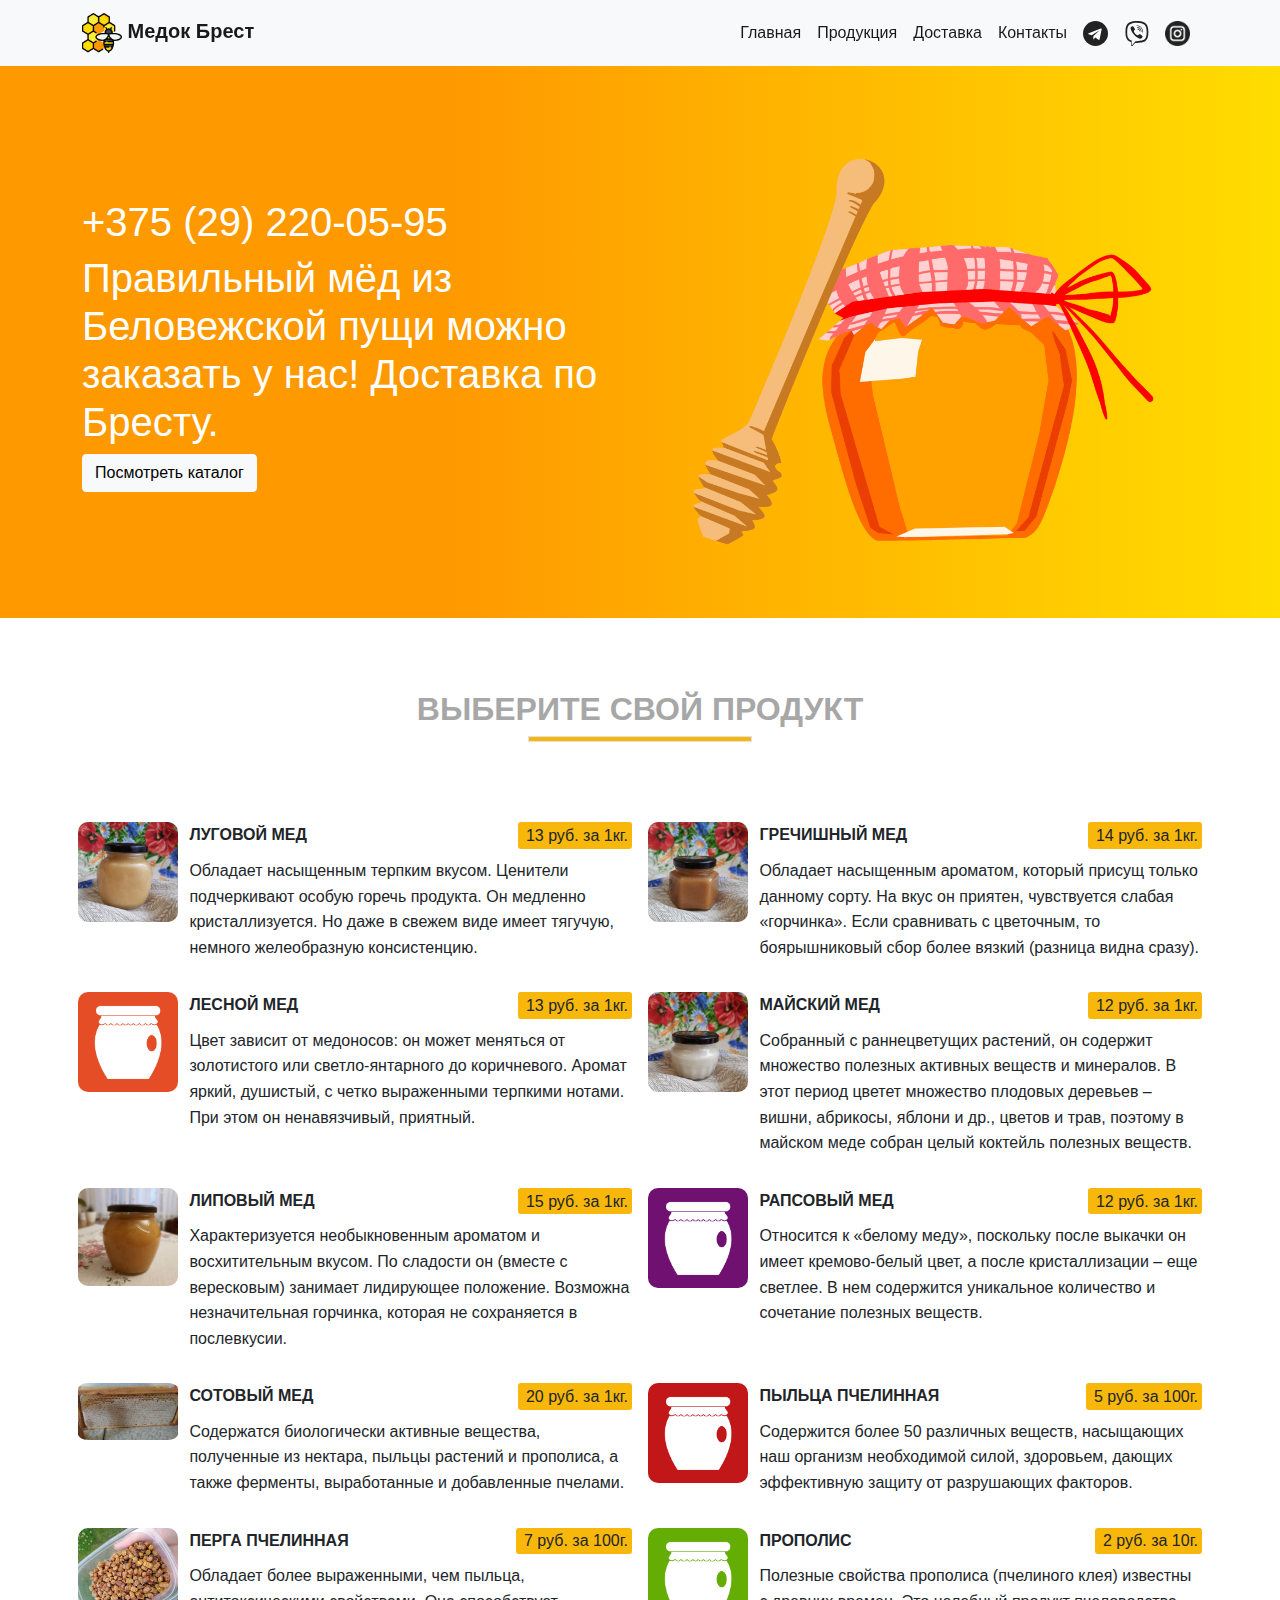
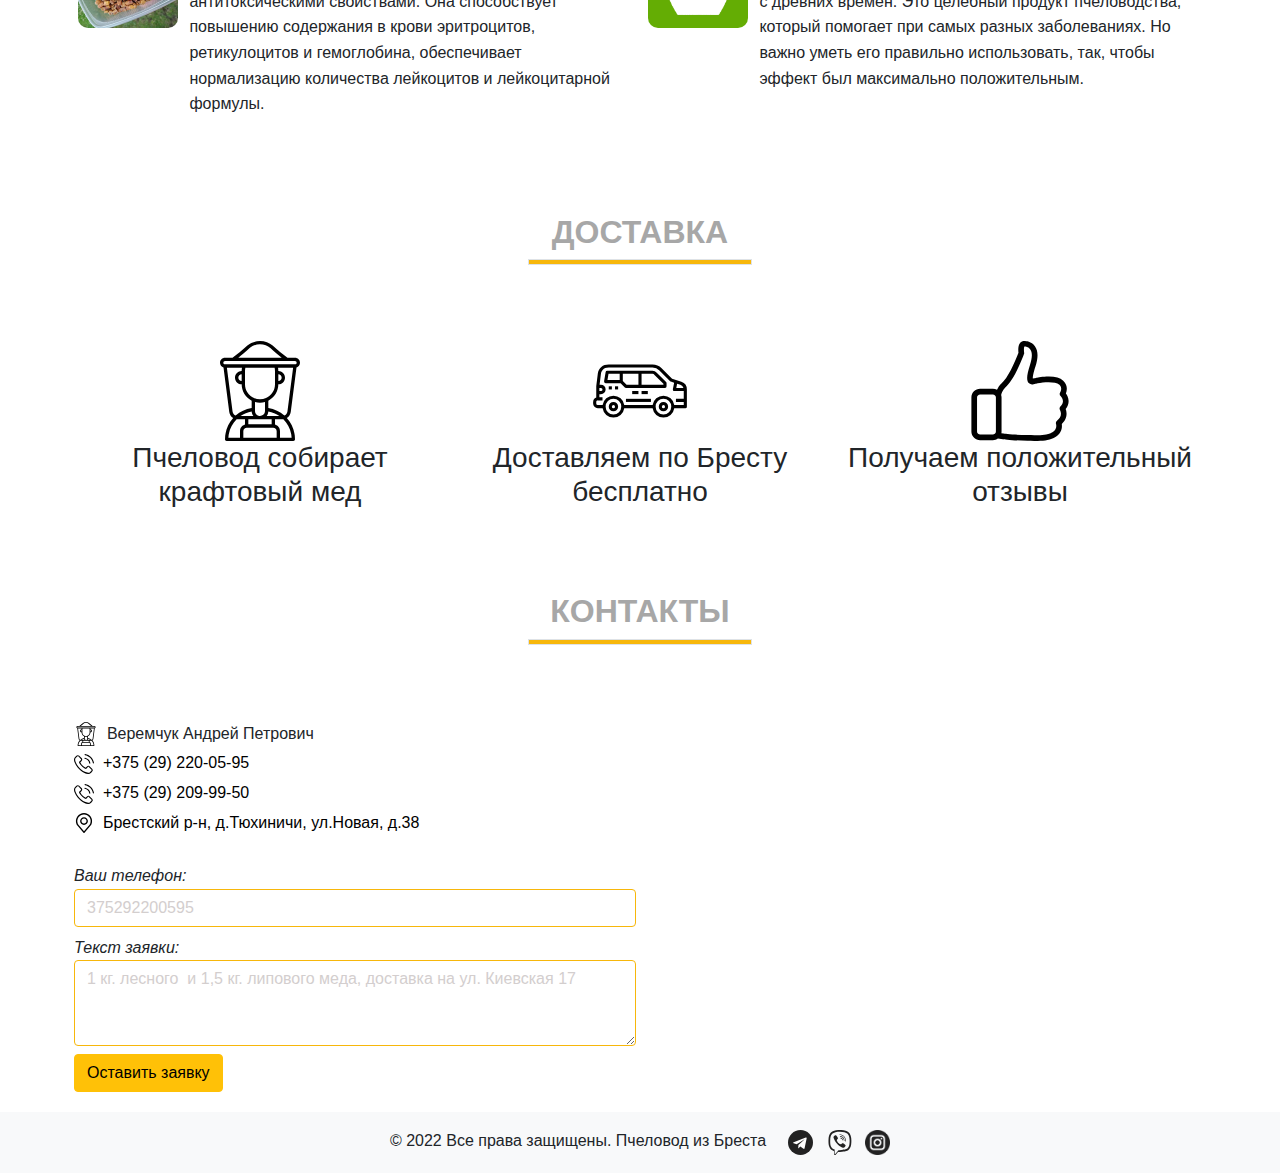
<file: index.html>
<!DOCTYPE html>
<html lang="ru">
<head>
  <title>Натуральный мед и продукты пчеловодства с доставкой по Бресту</title>
  <meta http-equiv="Content-Type" content="text/html; charset=UTF-8">
  <meta name="viewport" content="width=device-width, initial-scale=1.0" />
  <meta name="description" content="Правильный мёд от правильных пчёл можно заказать у нас! Мед из Беловежской пуще с доставкой по Бресту, контактный номер: +375 (29) 220-05-95">
  <meta name="keywords" content="купить, мёд, мед, перга, Брест, доставка, липовый, лесной, гречишный, майский, разнотравье, луговой, натуральный, прополис, пыльца, пчеловод, пчеловодство, качество, пчела, соты, оптом">
  <link rel="icon" href="favicon.ico" type="image/x-icon">
  <link rel="stylesheet" href="css/bootstrap.min.css" />
  <link rel="stylesheet" href="css/style.css" />
  <script src="https://ajax.googleapis.com/ajax/libs/jquery/2.0.3/jquery.min.js"></script>
  <!-- Yandex.Metrika counter -->
<script type="text/javascript" >
   (function(m,e,t,r,i,k,a){m[i]=m[i]||function(){(m[i].a=m[i].a||[]).push(arguments)};
   m[i].l=1*new Date();k=e.createElement(t),a=e.getElementsByTagName(t)[0],k.async=1,k.src=r,a.parentNode.insertBefore(k,a)})
   (window, document, "script", "https://mc.yandex.ru/metrika/tag.js", "ym");

   ym(87511338, "init", {
        clickmap:true,
        trackLinks:true,
        accurateTrackBounce:true,
        webvisor:true
   });
</script>
<noscript><div><img src="https://mc.yandex.ru/watch/87511338" style="position:absolute; left:-9999px;" alt="" /></div></noscript>
<!-- /Yandex.Metrika counter -->
</head>
<body>
  <nav class="navbar navbar-expand-md navbar-light bg-light fixed-top">
    <div class="container">
      <a class="navbar-brand" href="#"><img src="img/logo.png" height="40" alt="Медок Брест" /><b>&nbsp;Медок Брест</b></a>
      <button class="navbar-toggler" type="button" data-bs-toggle="collapse" data-bs-target="#navbarNav" aria-controls="navbarNav" aria-expanded="false" aria-label="Toggle navigation">
        <span class="navbar-toggler-icon"></span>
      </button>
      <div class="collapse navbar-collapse justify-content-end link-line" id="navbarNav">
        <hr class="d-md-none text-black-50">
        <ul class="navbar-nav flex-row flex-wrap bd-navbar-nav pt-2 py-md-0">
          <li class="nav-item col-6 col-md-auto">
            <a class="nav-link p-2 active line" aria-current="page" href="#">Главная</a>
          </li>
          <li class="nav-item col-6 col-md-auto">
            <a class="nav-link p-2  active" href="#catalog">Продукция</a>
          </li>
          <li class="nav-item col-6 col-md-auto">
            <a class="nav-link p-2  active" href="#delivery">Доставка</a>
          </li>
          <li class="nav-item col-6 col-md-auto">
            <a class="nav-link p-2  active" href="#contact">Контакты</a>
          </li>
        </ul>
        <hr class="d-md-none text-black-50">
        <ul class="navbar-nav flex-row flex-wrap bd-navbar-nav pt-2 py-md-0">
          <li class="nav-item col-4">
            <a class="nav-link p-2 active" href="https://telegram.me/Andrey_wez"><img class="rounded mx-auto d-block" src="img/icon/telegram.svg" width="25" height="25" alt="Телеграмм пчеловода"></a>
          </li>
          <li class="nav-item col-4">
            <a class="nav-link p-2 active" href="viber://chat?number=%2B375292200595"><img class="rounded mx-auto d-block" src="img/icon/viber.svg" width="25" height="25" alt="Вайбер пчеловода"></a>
          </li>
          <li class="nav-item col-4">
            <a class="nav-link p-2 active" href="https://instagram.com/medokbrest?utm_medium=copy_link"><img class="rounded mx-auto d-block" src="img/icon/instagram.png" width="25" height="25" alt="Инстаграм пчеловода"></a>
          </li>
        </ul>
      </div>
    </div>
  </nav>
  <header class="page-header gradient">
    <div class="container pt-3">
      <div class="row align-items-center justify-content-center">
        <div class="col-md-6">
          <div class="linkTel">
            <h1><a href="tel:+375292200595">+375 (29) 220-05-95</a></h1></div>
          <h1>Правильный мёд из Беловежской пущи можно заказать у нас! Доставка по Бресту.</h1>
          <a href="#catalog" class="btn btn-light first" role="button">Посмотреть каталог</a>
        </div>
        <div class="col-md-6">
          <img class="header-img" src="img/header.png" alt="Медок Брест" />
        </div>
      </div>
    </div>
  </header>
  <section id="catalog" class="catalog">
    <div class="container">
      <div class="name-blok">
        <h2 class="name-b">ВЫБЕРИТЕ СВОЙ ПРОДУКТ</h2>
        <div class="border"></div>
      </div>
      <div class="row">
        <div class="col-md-6 p-2 honey-catalog">
          <div class="hover10">
            <figure><img class="honey-img" width="100" data-bs-toggle="modal" data-bs-target="#exampleModal1" src="img/photo_r.jpg" alt="Луговой мед"></figure>
          </div>
          <div class="honey-info">
            <div class="justify-content-between name-honey">
              <div class="honey-vid">ЛУГОВОЙ МЕД</div>
              <div class="honey-maney">13 руб. за 1кг.</div>
            </div>
            <p>
              Обладает насыщенным терпким вкусом. Ценители подчеркивают особую горечь продукта. Он медленно кристаллизуется. Но даже в свежем виде имеет тягучую, немного желеобразную консистенцию.
            </p>
          </div>
          <div class="modal fade" id="exampleModal1" tabindex="-1" aria-hidden="true">
            <div class="close">
              <button type="button" class="btn-close btn-xs btn-light" data-bs-dismiss="modal" aria-label="Close"></button>
            </div>
            <div class="modal-dialog modal-dialog-centered modal-xl">
              <div class="modalTitleHoney">
                <div class="modalHeaderHoney justify-content-center">
                  <div class="modalNameHoney">Луговой мед</div>
                </div>
                <div class="row">
                  <img src="img/photo_r1.jpg" alt="Луговой мед">
                </div>
              </div>
            </div>
          </div>
        </div>
        <div class="col-md-6 p-2 honey-catalog">
          <div class="hover10">
            <figure><img class="honey-img" width="100" data-bs-toggle="modal" data-bs-target="#exampleModal2" src="img/photo_gr.jpg" alt="Гречишный мед"></figure>
          </div>
          <div class="honey-info">
            <div class="justify-content-between name-honey">
              <div class="honey-vid">ГРЕЧИШНЫЙ МЕД</div>
              <div class="honey-maney">14 руб. за 1кг.</div>
            </div>
            <p>
              Обладает насыщенным ароматом, который присущ только данному сорту. На вкус он приятен, чувствуется слабая «горчинка». Если сравнивать с цветочным, то боярышниковый сбор более вязкий (разница видна сразу).
            </p>
          </div>
          <div class="modal fade" id="exampleModal2" tabindex="-1" aria-hidden="true">
            <div class="close">
              <button type="button" class="btn-close btn-xs btn-light" data-bs-dismiss="modal" aria-label="Close"></button>
            </div>
            <div class="modal-dialog modal-dialog-centered modal-xl">
              <div class="modalTitleHoney">
                <div class="modalHeaderHoney justify-content-center">
                  <div class="modalNameHoney">Гречишный мед</div>
                </div>
                <div class="row">
                  <img src="img/photo_gr1.jpg" alt="Гречишный мед">
                </div>
              </div>
            </div>
          </div>
        </div>
        <div class="col-md-6 p-2 honey-catalog">
          <div class="hover10">
            <figure><img class="honey-img" width="100" data-bs-toggle="modal" data-bs-target="#exampleModal3" src="img/type3.png" alt="Лесной мед"></figure>
          </div>
          <div class="honey-info">
            <div class="justify-content-between name-honey">
              <div class="honey-vid">ЛЕСНОЙ МЕД</div>
              <div class="honey-maney">13 руб. за 1кг.</div>
            </div>
            <p>
              Цвет зависит от медоносов: он может меняться от золотистого или светло-янтарного до коричневого. Аромат яркий, душистый, с четко выраженными терпкими нотами. При этом он ненавязчивый, приятный.
            </p>
          </div>
          <div class="modal fade" id="exampleModal3" tabindex="-1" aria-hidden="true">
            <div class="close">
              <button type="button" class="btn-close btn-xs btn-light" data-bs-dismiss="modal" aria-label="Close"></button>
            </div>
            <div class="modal-dialog modal-dialog-centered modal-xl">
              <div class="modalTitleHoney">
                <div class="modalHeaderHoney justify-content-center">
                  <div class="modalNameHoney">Лесной мед</div>
                </div>
                <div class="row">
                  <img src="img/type3.png" alt="Лесной мед">
                </div>
              </div>
            </div>
          </div>
        </div>
        <div class="col-md-6 p-2 honey-catalog">
          <div class="hover10">
            <figure><img class="honey-img" width="100" data-bs-toggle="modal" data-bs-target="#exampleModal4" src="img//photo_mai.jpg" alt="Майский мед"></figure>
          </div>
          <div class="honey-info">
            <div class="justify-content-between name-honey">
              <div class="honey-vid">МАЙСКИЙ МЕД</div>
              <div class="honey-maney">12 руб. за 1кг.</div>
            </div>
            <p>
              Собранный с раннецветущих растений, он содержит множество полезных активных веществ и минералов. В этот период цветет множество плодовых деревьев – вишни, абрикосы, яблони и др., цветов и трав, поэтому в майском меде собран целый коктейль полезных веществ.
            </p>
          </div>
          <div class="modal fade" id="exampleModal4" tabindex="-1" aria-hidden="true">
            <div class="close">
              <button type="button" class="btn-close btn-xs btn-light" data-bs-dismiss="modal" aria-label="Close"></button>
            </div>
            <div class="modal-dialog modal-dialog-centered modal-xl">
              <div class="modalTitleHoney">
                <div class="modalHeaderHoney justify-content-center">
                  <div class="modalNameHoney">Майский мед</div>
                </div>
                <div class="row">
                  <img src="img//photo_mai1.jpg" alt="Майский мед">
                </div>
              </div>
            </div>
          </div>
        </div>
        <div class="col-md-6 p-2 honey-catalog">
          <div class="hover10">
            <figure><img class="honey-img" width="100" data-bs-toggle="modal" data-bs-target="#exampleModal5" src="img/photo_li.jpg" alt="Липовый мед"></figure>
          </div>
          <div class="honey-info">
            <div class="justify-content-between name-honey">
              <div class="honey-vid">ЛИПОВЫЙ МЕД</div>
              <div class="honey-maney">15 руб. за 1кг.</div>
            </div>
            <p>
              Характеризуется необыкновенным ароматом и восхитительным вкусом. По сладости он (вместе с вересковым) занимает лидирующее положение. Возможна незначительная горчинка, которая не сохраняется в послевкусии.
            </p>
          </div>
          <div class="modal fade" id="exampleModal5" tabindex="-1" aria-hidden="true">
            <div class="close">
              <button type="button" class="btn-close btn-xs btn-light" data-bs-dismiss="modal" aria-label="Close"></button>
            </div>
            <div class="modal-dialog modal-dialog-centered modal-xl">
              <div class="modalTitleHoney">
                <div class="modalHeaderHoney justify-content-center">
                  <div class="modalNameHoney">Липовый мед</div>
                </div>
                <div class="row">
                  <img src="img/photo_li.jpg" alt="Липовый мед">
                </div>
              </div>
            </div>
          </div>
        </div>
        <div class="col-md-6 p-2 honey-catalog">
          <div class="hover10">
            <figure><img class="honey-img" width="100" data-bs-toggle="modal" data-bs-target="#exampleModal6" src="img/type6.png" alt="Рапсовый мед"></figure>
          </div>
          <div class="honey-info">
            <div class="justify-content-between name-honey">
              <div class="honey-vid">РАПСОВЫЙ МЕД</div>
              <div class="honey-maney">12 руб. за 1кг.</div>
            </div>
            <p>
              Относится к «белому меду», поскольку после выкачки он имеет кремово-белый цвет, а после кристаллизации – еще светлее. В нем содержится уникальное количество и сочетание полезных веществ.
            </p>
          </div>
          <div class="modal fade" id="exampleModal6" tabindex="-1" aria-hidden="true">
            <div class="close">
              <button type="button" class="btn-close btn-xs btn-light" data-bs-dismiss="modal" aria-label="Close"></button>
            </div>
            <div class="modal-dialog modal-dialog-centered modal-xl">
              <div class="modalTitleHoney">
                <div class="modalHeaderHoney justify-content-center">
                  <div class="modalNameHoney">Рапсовый мед</div>
                </div>
                <div class="row">
                  <img src="img/type6.png" alt="Рапсовый мед">
                </div>
              </div>
            </div>
          </div>
        </div>
        <div class="col-md-6 p-2 honey-catalog">
          <div class="hover10">
            <figure><img class="honey-img" width="100" data-bs-toggle="modal" data-bs-target="#exampleModal7" src="img/Sot.jpg" alt="Сотовый мед"></figure>
          </div>
          <div class="honey-info">
            <div class="justify-content-between name-honey">
              <div class="honey-vid">СОТОВЫЙ МЕД</div>
              <div class="honey-maney">20 руб. за 1кг.</div>
            </div>
            <p>
              Содержатся биологически активные вещества, полученные из нектара, пыльцы растений и прополиса, а также ферменты, выработанные и добавленные пчелами.
            </p>
          </div>
          <div class="modal fade" id="exampleModal7" tabindex="-1" aria-hidden="true">
            <div class="close">
              <button type="button" class="btn-close btn-xs btn-light" data-bs-dismiss="modal" aria-label="Close"></button>
            </div>
            <div class="modal-dialog modal-dialog-centered modal-xl">
              <div class="modalTitleHoney">
                <div class="modalHeaderHoney justify-content-center">
                  <div class="modalNameHoney">Сотовый мед</div>
                </div>
                <div class="row">
                  <img src="img/Sot.jpg" alt="Сотовый мед">
                </div>
              </div>
            </div>
          </div>
        </div>
        <div class="col-md-6 p-2 honey-catalog">
          <div class="hover10">
            <figure><img class="honey-img" width="100" data-bs-toggle="modal" data-bs-target="#exampleModal8" src="img/type8.png" alt="Пыльца пчелиная"></figure>
          </div>
          <div class="honey-info">
            <div class="justify-content-between name-honey">
              <div class="honey-vid">ПЫЛЬЦА ПЧЕЛИННАЯ</div>
              <div class="honey-maney">5 руб. за 100г.</div>
            </div>
            <p>
              Содержится более 50 различных веществ, насыщающих наш организм необходимой силой, здоровьем, дающих эффективную защиту от разрушающих факторов.
            </p>
          </div>
          <div class="modal fade" id="exampleModal8" tabindex="-1" aria-hidden="true">
            <div class="close">
              <button type="button" class="btn-close btn-xs btn-light" data-bs-dismiss="modal" aria-label="Close"></button>
            </div>
            <div class="modal-dialog modal-dialog-centered modal-xl">
              <div class="modalTitleHoney">
                <div class="modalHeaderHoney justify-content-center">
                  <div class="modalNameHoney">Пыльца пчелиная</div>
                </div>
                <div class="row">
                  <img src="img/type8.png" alt="Пыльца пчелиная">
                </div>
              </div>
            </div>
          </div>
        </div>
        <div class="col-md-6 p-2 honey-catalog">
          <div class="hover10">
            <figure><img class="honey-img" width="100" data-bs-toggle="modal" data-bs-target="#exampleModal9" src="img/perga-mini.png" alt="Перга пчелина"></figure>
          </div>
          <div class="honey-info">
            <div class="justify-content-between name-honey">
              <div class="honey-vid">ПЕРГА ПЧЕЛИННАЯ</div>
              <div class="honey-maney">7 руб. за 100г.</div>
            </div>
            <p>
              Обладает более выраженными, чем пыльца, антитоксическими свойствами. Она способствует повышению содержания в крови эритроцитов, ретикулоцитов и гемоглобина, обеспечивает нормализацию количества лейкоцитов и лейкоцитарной формулы.
            </p>
          </div>
          <div class="modal fade" id="exampleModal9" tabindex="-1" aria-hidden="true">
            <div class="close">
              <button type="button" class="btn-close btn-xs btn-light" data-bs-dismiss="modal" aria-label="Close"></button>
            </div>
            <div class="modal-dialog modal-dialog-centered modal-xl">
              <div class="modalTitleHoney">
                <div class="modalHeaderHoney justify-content-center">
                  <div class="modalNameHoney">Перга пчелиная</div>
                </div>
                <div class="row">
                  <img src="img/perga.jpg" alt="Перга пчелиная">
                </div>
              </div>
            </div>
          </div>
        </div>
        <div class="col-md-6 p-2 honey-catalog">
          <div class="hover10">
            <figure><img class="honey-img" width="100" data-bs-toggle="modal" data-bs-target="#exampleModal10" src="img/type10.png" alt="Прополис"></figure>
          </div>
          <div class="honey-info">
            <div class="justify-content-between name-honey">
              <div class="honey-vid">ПРОПОЛИС</div>
              <div class="honey-maney">2 руб. за 10г.</div>
            </div>
            <p>
              Полезные свойства прополиса (пчелиного клея) известны с древних времен. Это целебный продукт пчеловодства, который помогает при самых разных заболеваниях. Но важно уметь его правильно использовать, так, чтобы эффект был максимально положительным.
            </p>
          </div>
          <div class="modal fade" id="exampleModal10" tabindex="-1" aria-hidden="true">
            <div class="close">
              <button type="button" class="btn-close btn-xs btn-light" data-bs-dismiss="modal" aria-label="Close"></button>
            </div>
            <div class="modal-dialog modal-dialog-centered modal-xl">
              <div class="modalTitleHoney">
                <div class="modalHeaderHoney justify-content-center">
                  <div class="modalNameHoney">Прополис</div>
                </div>
                <div class="row">
                  <img src="img/type10.png" alt="Прополис">
                </div>
              </div>
            </div>
          </div>
        </div>
      </div>
    </div>
  </section>
  <section id="delivery" class="delivery">
    <div class="container">
      <div class="name-blok">
        <h2 class="name-b">ДОСТАВКА</h2>
        <div class="border"></div>
      </div>
      <div class="row">
        <div class="col-md-4 p-1 text-center">
          <img class="profil" src="img/icon/beekeeper.svg" width="100" height="100" alt="Пчеловада из Бреста">
          <h3>Пчеловод собирает крафтовый мед</h3>
        </div>
        <div class="col-md-4 p-1 text-center">
          <img class="profil" src="img/icon/minivan.svg" width="100" height="100" alt="Пчеловада из Бреста">
          <h3>Доставляем по Бресту бесплатно</h3>
        </div>
        <div class="col-md-4 p-1 text-center">
          <img class="profil" src="img/icon/like.svg" width="100" height="100" alt="Пчеловада из Бреста">
          <h3>Получаем положительный отзывы</h3>
        </div>
      </div>
    </div>
  </section>
  <section id="contact" class="contact">
    <div class="container">
      <div class="name-blok">
        <h2 class="name-b">КОНТАКТЫ</h2>
        <div class="border"></div>
      </div>
      <div class="row">
        <div class="col-md-6 p-1">
          <div class="fio pb-1"><img src="img/icon/beekeeper.svg" width="24" height="24" alt="ФИО пчеловада из Бреста">&nbsp;&nbsp;Веремчук Андрей Петрович</div>
          <div class="fio pb-1"><img src="img/icon/phone-call.svg" width="20" height="20" alt="Телефон пчеловада из Бреста">&nbsp;&nbsp;<a href="tel:+375292200595">+375 (29) 220-05-95</a></div>
          <div class="fio pb-1"><img src="img/icon/phone-call.svg" width="20" height="20" alt="Телефон пчеловада из Бреста">&nbsp;&nbsp;<a href="tel:+375292099950">+375 (29) 209-99-50</a></div>
          <div class="fio pb-1"><img src="img/icon/place.svg" width="20" height="20" alt="Адрес пчеловада из Бреста">&nbsp;&nbsp;<a href="https://yandex.ru/map-widget/v1/?um=constructor:aa4a533a3966ac4759a8c2dd47203b35d03f89cb5941ac759f57f51472dd4bb1&amp;source=constructor" target="_blank">Брестский р-н, д.Тюхиничи, ул.Новая, д.38</a></div>
         <form method="post" id="ajax_form" novalidate>
            <div class="form-group mt-4">
              <label for="exampleFormControlInput1"><i>Ваш телефон:</i></label>
              <input type="tel"  name="tel"  class="form-control" id="exampleFormControlInput1" placeholder="375292200595" required>
            </div>
            <div class="form-group mt-2">
              <label for="exampleFormControlTextarea1"><i>Текст заявки:</i></label>
              <textarea class="form-control" name="message"  id="exampleFormControlTextarea1" rows="3" placeholder="1 кг. лесного  и 1,5 кг. липового меда, доставка на ул. Киевская 17"></textarea>
            </div>
            <button type="submit" id="btn" class="btn btn-warning mt-2 mb-3 second">Оставить заявку</button>
          </form>
        <div id="result_form"></div>
        </div>
        <div class="col-md-6 p-1">
          <iframe src="https://yandex.ru/map-widget/v1/?um=constructor:aa4a533a3966ac4759a8c2dd47203b35d03f89cb5941ac759f57f51472dd4bb1&amp;source=constructor"></iframe>
        </div>
      </div>
    </div>
  </section>
  <footer class="bg-light text-center text-lg-start">
    <div class="text-center p-3 link-line ">
      © 2022 Все права защищены.
      <a class="text-dark" target="_blank" href="https://www.youtube.com/watch?v=9knYNjp95bs">Пчеловод из Бреста</a>&nbsp;&nbsp;&nbsp;&nbsp;
      <a class="text-dark" href="https://telegram.me/Andrey_wez"><img src="img/icon/telegram.svg" width="25" height="25" alt="Телеграмм пчеловода"></a>&nbsp;&nbsp;
      <a class="text-dark" href="viber://chat?number=%2B375292200595"><img src="img/icon/viber.svg" width="25" height="25" alt="Вайбер пчеловода"></a>&nbsp;&nbsp;
      <a class="text-dark" href="https://instagram.com/medokbrest?utm_medium=copy_link"><img src="img/icon/instagram.png" width="25" height="25" alt="Инстаграм пчеловода"></a>
    </div>
  </footer>
  <script src="js/bootstrap.min.js"></script>
  <script src="js/ajaxform.js"></script>
  <script src="https://code.jquery.com/jquery-3.3.1.min.js"></script>
  <script>
    $('.nav-link').on('click', function() {
      $('.collapse').collapse('hide')
    });
  </script>
  <script>
  // Пример стартового JavaScript для отключения отправки форм при наличии недопустимых полей
(function () {
  'use strict'

  // Получите все формы, к которым мы хотим применить пользовательские стили проверки Bootstrap
  var forms = document.querySelectorAll('.needs-validation')

  // Зацикливайтесь на них и предотвращайте отправку
  Array.prototype.slice.call(forms)
    .forEach(function (form) {
      form.addEventListener('submit', function (event) {
        if (!form.checkValidity()) {
          event.preventDefault()
          event.stopPropagation()
        }

        form.classList.add('was-validated')
      }, false)
    })
})()
  </script>
</body>
</html>
</file>
<file: css/style.css>
html,
body{
	height: 100%;
	font-weight: 400;
	font-family: "Open Sans", Helvetica, Arial, sans-serif;
	line-height: 1.6;
/*	text-rendering: auto;*/
	-webkit-font-smoothing: antialiased;
	-moz-osx-font-smoothing: grayscale;

}
 a{
	position: relative;
	text-decoration: none;
  }
.footer-link img { 
	-webkit-filter: grayscale(0); 
	filter: grayscale(1); 
	} 
.footer-link img:hover { 
	-webkit-filter: grayscale(1); 
	filter: none; 
	} 
.gradient{
	background: rgb(255,153,0);
	background: linear-gradient(90deg, rgba(255,153,0,1) 35%, rgba(255,221,0,1) 100%);
}
.page-header {
	margin-top:3.5rem;
	font-size: 1.25rem;
	color: #fff;
}
.linkTel a{
	text-decoration: none;
	color: #fff;
}
.header-img{
	width: 100%;
	height: auto;
}
.name-b{
	color: #a7a7a7;
	text-align: center;
	font-weight: bold;
}
.honey-vid{
	font-weight: bold;	
}
.border {
    width: 20%;
    margin: 0 auto;
    background: #f7b70b;
    padding: 2px;
}
.name-blok{
	padding-top: 4.5rem !important;
	padding-bottom: 4.5rem !important;
}
.name-honey{
	display: flex!important;
	margin-bottom: .57143rem !important;
}
.honey-catalog{
	display: flex!important;
	 
}

.honey-maney{
	background-color: #f7b70b;
	border-radius: 3px !important;
	padding: .05rem .25rem 0rem .5rem 
}
.honey-img{
	border-radius: 10%;
}
.honey-info{
	padding-left: .71429rem !important;
}
.form-control{
	border-color: #f7b70b;
}
.form-control:focus {
    border-color: rgba(251, 195, 40, 0.8) !important;
    box-shadow: 0 1px 1px rgba(251, 195, 40, 0.075) inset, 0 0 8px rgba(251, 195, 40, 0.6) !important;
}
.fio a{
	color:black;
}

/*link nav*/

nav ul li a,
nav ul li a:after,
nav ul li a:before {
  transition: all .3s;
}
nav ul li a {
  position: relative;
}
nav ul li a:after{
  position: absolute;
  bottom: 0;
  left: 0;
  right: 0;
  margin: auto;
  width: 0%;
  content: '.';
  color: transparent;
  background: #f7b70b;
  height: 3px;
}
nav ul li a:hover:after {
  width: 100%;
}

/*link contact*/

.fio a {
    display: inline-block;
    color: black;
    line-height: 1;
    text-decoration: none;
    cursor: pointer;
}
.fio a:after {
    background-color: #f7b70b;
    display: block;
    content: "";
    height: 2px;
    width: 0%;
    -webkit-transition: width .3s ease-in-out;
    -moz--transition: width .3s ease-in-out;
    transition: width .3s ease-in-out;
}
.fio a:hover:after,
.fio a:focus:after {
    width: 100%;
}

/*link footer*/

 a.text-dark {
    display: inline-block;
    color: black;
    line-height: 1;
    text-decoration: none;
    cursor: pointer;
}
a.text-dark:after {
    background-color: #f7b70b;
    display: block;
    content: "";
    height: 2px;
    width: 0%;
    -webkit-transition: width .3s ease-in-out;
    -moz--transition: width .3s ease-in-out;
    transition: width .3s ease-in-out;
}
a.text-dark:hover:after,
a.text-dark:focus:after {
    width: 100%;
}

/*batton hover*/

.btn.first:hover, .btn.first :focus {
	color: rgba(255,153,0,1);
	outline: 0;
  }
.btn.second:hover, .btn.second :focus {
	color: white;
	outline: 0;
  }
  .form-group ::placeholder {
	color: #d3cece;
	font-size: 1rem;
  }

  /*img zoom*/

  .card{
    position: relative;
    display: inline-block;
  }

  .overlay{
    transition: opacity .3s;
  }
  .links{
    position: absolute;
    top: 50%;
    left: 50%;
    transform: translate(-50%, -50%);
  }
  .card:hover .overlay{
    opacity: 21;
  }
  /*404*/
  .gradientError{
	background: rgb(255,153,0);
	background: linear-gradient(90deg, rgba(255,153,0,1) 35%, rgba(255,221,0,1) 100%);
  height: 100vh;
}
.linkTelError{
  text-decoration: none;
	color: #fff;
}
.error{
  margin-top: 8%;
}
.namberError h1{
  font-size: 100px;
}
iframe{
    position:relative;
    width: 100%;
    height: 100%;
}
.modalTitleHoney{
    position: relative; 
    display: flex; 
    flex-direction: column; 
    width: 100%; 
    pointer-events: auto;
    /* background-color: #fff; */
    background-clip: padding-box; 
     /*border: 1px solid rgba(0,0,0,.2); */
    border-radius: .3rem; 
    outline: 0;
  }
  .modalHeaderHoney {
    display: flex;
    flex-shrink: 0;
    /* padding: 0.5rem 0.5rem;*/}
    /* border-bottom: 1px solid #dee2e6; */
    /* border-top-left-radius: calc(.3rem - 1px); */
    /* border-top-right-radius: calc(.3rem - 1px);*/
.close {
    position: absolute;
    top: 15px;
    right: 35px;
    color: #f1f1f1;
    font-size: 40px;
    font-weight: bold;
    transition: 0.3s;
}
.modalNameHoney {
  color: #fff;
  font-size: 2rem;
}
.hover10 figure img {
	opacity: 1;
	-webkit-transition: .3s ease-in-out;
	transition: .3s ease-in-out;
}
.hover10 figure:hover img {
	opacity: .5;
  cursor: pointer;
}
#result_form{
   color: #f7b70b;
}
#result_form a{
   color: #f7b70b;
}
</file>
